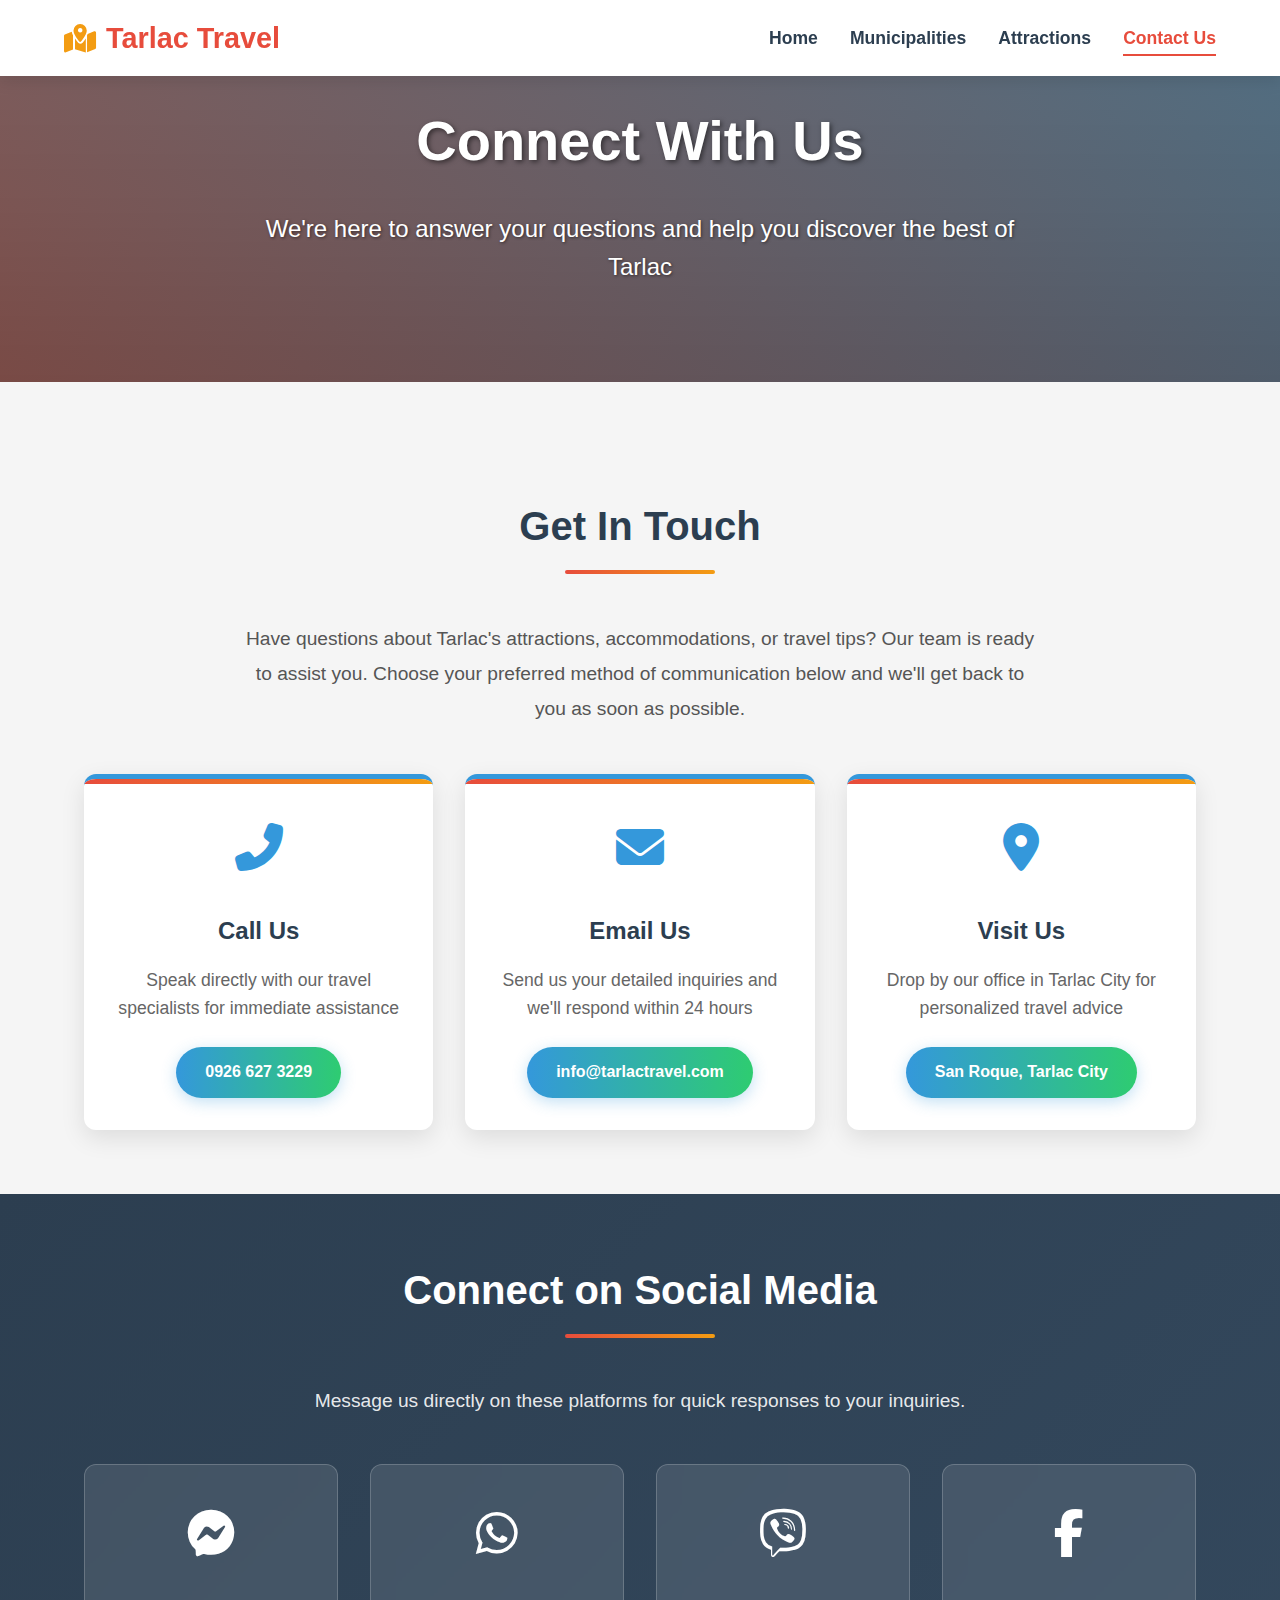
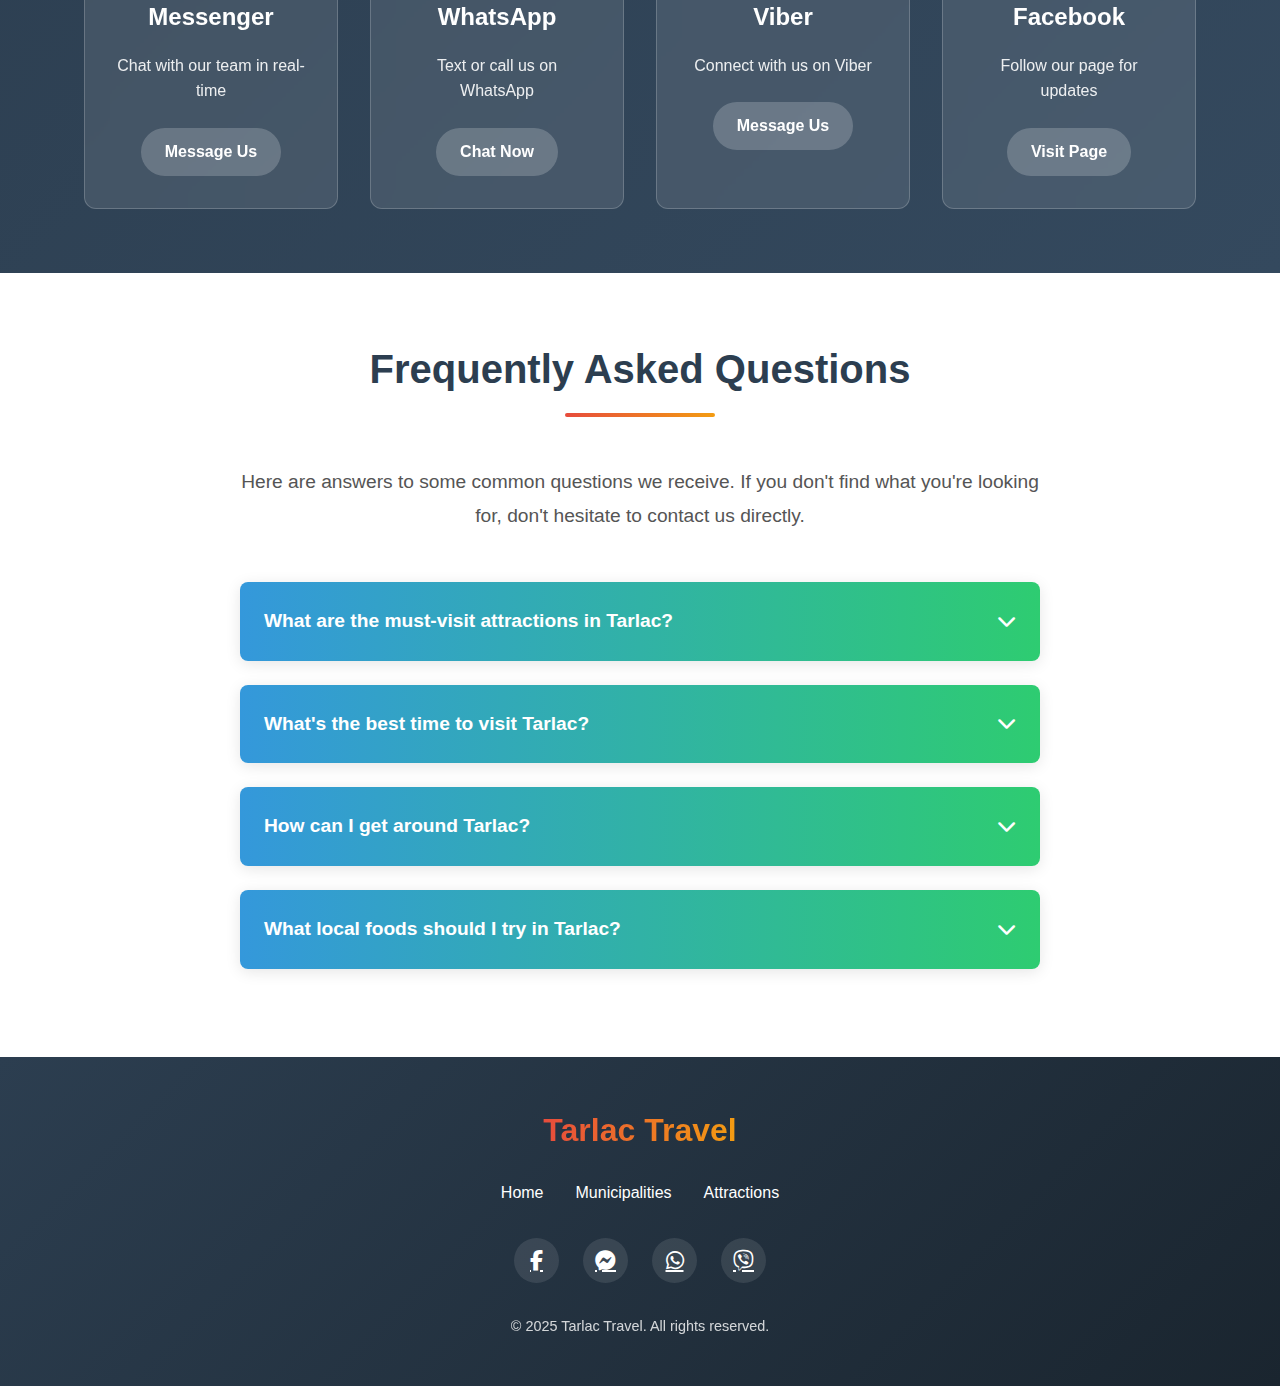
<file: services.html>
<!DOCTYPE html>
<html lang="en">
<head>
    <meta charset="UTF-8">
    <meta name="viewport" content="width=device-width, initial-scale=1.0">
    <title>Contact Us | Tarlac Travel</title>
    <link rel="stylesheet" href="https://cdnjs.cloudflare.com/ajax/libs/font-awesome/6.4.0/css/all.min.css">
    <style>
        /* Base Styles */
        :root {
            --primary: #2c3e50;
            --secondary: #e74c3c;
            --accent: #f39c12;
            --light: #ecf0f1;
            --dark: #2c3e50;
            --text: #34495e;
            --shadow: 0 5px 15px rgba(0, 0, 0, 0.1);
            --transition: all 0.3s ease;
        }
        
        * {
            margin: 0;
            padding: 0;
            box-sizing: border-box;
        }
        
        body {
            font-family: 'Segoe UI', Tahoma, Geneva, Verdana, sans-serif;
            color: var(--text);
            line-height: 1.6;
            background-color: #f5f5f5;
        }
        
        .container {
            width: 90%;
            max-width: 1200px;
            margin: 0 auto;
            padding: 0 20px;
        }
        
        /* Updated Header Styles to match first example */
        header {
            background-color: white;
            box-shadow: var(--shadow);
            position: fixed;
            width: 100%;
            top: 0;
            z-index: 1000;
            transition: var(--transition);
        }
        
        header.scrolled {
            background-color: white;
            box-shadow: 0 5px 20px rgba(0, 0, 0, 0.15);
        }
        
        .header-container {
            display: flex;
            justify-content: space-between;
            align-items: center;
            padding: 15px 0;
        }
        
        .logo {
            font-size: 1.8rem;
            font-weight: 700;
            color: var(--secondary);
            display: flex;
            align-items: center;
        }
        
        .logo i {
            margin-right: 10px;
            color: var(--accent);
        }
        
        /* Updated Navigation Styles with Button Effects */
        nav ul {
            list-style: none;
            display: flex;
        }
        
        nav ul li {
            margin-left: 2rem;
        }
        
        nav ul li a {
            color: var(--dark);
            text-decoration: none;
            font-weight: 600;
            font-size: 1.1rem;
            position: relative;
            transition: var(--transition);
            padding: 0.5rem 0;
        }
        
        nav ul li a:after {
            content: '';
            position: absolute;
            width: 0;
            height: 2px;
            background: var(--secondary);
            bottom: 0;
            left: 0;
            transition: var(--transition);
        }
        
        nav ul li a:hover {
            color: var(--secondary);
        }
        
        nav ul li a:hover:after {
            width: 100%;
        }
        
        nav ul li a.active {
            color: var(--secondary);
        }
        
        nav ul li a.active:after {
            width: 100%;
        }
        
        .mobile-menu {
            display: none;
            font-size: 1.8rem;
            cursor: pointer;
        }

        /* Rest of your existing contact page styles... */
        .page-header {
            background: linear-gradient(rgba(0, 0, 0, 0.6), rgba(0, 0, 0, 0.7)), url('https://images.unsplash.com/photo-1527631746610-bca00a040d60?ixlib=rb-1.2.1&auto=format&fit=crop&w=1920&q=80') center/cover no-repeat;
            color: white;
            padding: 6rem 0;
            text-align: center;
            margin-bottom: 3rem;
            position: relative;
            overflow: hidden;
        }
        
        .page-header::before {
            content: '';
            position: absolute;
            top: 0;
            left: 0;
            width: 100%;
            height: 100%;
            background: linear-gradient(45deg, rgba(231, 76, 60, 0.3), rgba(52, 152, 219, 0.3));
            z-index: 1;
        }
        
        .page-header .container {
            position: relative;
            z-index: 2;
        }
        
        .page-header h1 {
            margin: 0;
            font-size: 3.5rem;
            text-shadow: 2px 2px 5px rgba(0,0,0,0.5);
            animation: fadeInDown 1s ease;
        }
        
        .page-header p {
            font-size: 1.5rem;
            margin: 1.5rem auto 0;
            max-width: 800px;
            text-shadow: 1px 1px 3px rgba(0,0,0,0.5);
            animation: fadeInUp 1s ease;
        }
        
        .contact-section {
            padding: 4rem 0;
        }
        
        .section-title {
            text-align: center;
            margin-bottom: 3rem;
            color: #2c3e50;
            position: relative;
            padding-bottom: 1rem;
            font-size: 2.5rem;
        }
        
        .section-title::after {
            content: '';
            position: absolute;
            bottom: 0;
            left: 50%;
            transform: translateX(-50%);
            width: 150px;
            height: 4px;
            background: linear-gradient(to right, #e74c3c, #f39c12);
            border-radius: 2px;
        }
        
        .contact-intro {
            text-align: center;
            max-width: 800px;
            margin: 0 auto 3rem;
            font-size: 1.2rem;
            color: #555;
            line-height: 1.8;
        }
        
        .contact-grid {
            display: grid;
            grid-template-columns: repeat(auto-fit, minmax(300px, 1fr));
            gap: 2rem;
            margin-top: 2rem;
        }
        
        .contact-card {
            background: white;
            border-radius: 12px;
            padding: 2rem;
            text-align: center;
            transition: all 0.4s ease;
            box-shadow: 0 8px 25px rgba(0,0,0,0.1);
            border-top: 5px solid #3498db;
            position: relative;
            overflow: hidden;
        }
        
        .contact-card:hover {
            transform: translateY(-10px);
            box-shadow: 0 15px 30px rgba(0,0,0,0.15);
        }
        
        .contact-card::before {
            content: '';
            position: absolute;
            top: 0;
            left: 0;
            width: 100%;
            height: 5px;
            background: linear-gradient(to right, #e74c3c, #f39c12);
            transition: all 0.4s ease;
        }
        
        .contact-card:hover::before {
            height: 10px;
        }
        
        .contact-icon {
            font-size: 3rem;
            margin-bottom: 1.5rem;
            color: #3498db;
            transition: all 0.4s ease;
        }
        
        .contact-card:hover .contact-icon {
            transform: scale(1.2);
            color: #e74c3c;
        }
        
        .contact-card h3 {
            color: #2c3e50;
            margin-bottom: 1rem;
            font-size: 1.5rem;
        }
        
        .contact-card p {
            color: #666;
            margin-bottom: 1.5rem;
            font-size: 1.1rem;
        }
        
        .contact-link {
            display: inline-block;
            background: linear-gradient(to right, #3498db, #2ecc71);
            color: white;
            padding: 0.8rem 1.8rem;
            border-radius: 50px;
            text-decoration: none;
            font-weight: 600;
            transition: all 0.3s ease;
            box-shadow: 0 4px 15px rgba(52, 152, 219, 0.3);
        }
        
        .contact-link:hover {
            transform: translateY(-3px);
            box-shadow: 0 8px 20px rgba(52, 152, 219, 0.4);
            background: linear-gradient(to right, #2980b9, #27ae60);
        }
        
        .social-section {
            background: linear-gradient(135deg, #2c3e50, #34495e);
            padding: 4rem 0;
            color: white;
            text-align: center;
        }
        
        .social-grid {
            display: grid;
            grid-template-columns: repeat(auto-fit, minmax(200px, 1fr));
            gap: 2rem;
            margin-top: 3rem;
        }
        
        .social-card {
            background: rgba(255, 255, 255, 0.1);
            backdrop-filter: blur(10px);
            border-radius: 12px;
            padding: 2rem;
            transition: all 0.4s ease;
            border: 1px solid rgba(255, 255, 255, 0.2);
        }
        
        .social-card:hover {
            transform: translateY(-10px);
            background: rgba(255, 255, 255, 0.15);
            box-shadow: 0 10px 30px rgba(0,0,0,0.2);
        }
        
        .social-icon {
            font-size: 3rem;
            margin-bottom: 1.5rem;
            color: white;
            transition: all 0.4s ease;
        }
        
        .social-card:hover .social-icon {
            transform: scale(1.2);
        }
        
        .social-card h3 {
            margin-bottom: 1rem;
            font-size: 1.5rem;
        }
        
        .social-card p {
            margin-bottom: 1.5rem;
            opacity: 0.9;
        }
        
        .social-link {
            display: inline-block;
            background: rgba(255, 255, 255, 0.2);
            color: white;
            padding: 0.7rem 1.5rem;
            border-radius: 50px;
            text-decoration: none;
            font-weight: 600;
            transition: all 0.3s ease;
        }
        
        .social-link:hover {
            background: rgba(255, 255, 255, 0.3);
            transform: translateY(-3px);
        }
        
        .faq-section {
            padding: 4rem 0;
            background: white;
        }
        
        .faq-container {
            max-width: 800px;
            margin: 0 auto;
        }
        
        .faq-item {
            margin-bottom: 1.5rem;
            border-radius: 8px;
            overflow: hidden;
            box-shadow: 0 3px 15px rgba(0,0,0,0.1);
        }
        
        .faq-question {
            background: linear-gradient(to right, #3498db, #2ecc71);
            color: white;
            padding: 1.5rem;
            font-size: 1.2rem;
            font-weight: 600;
            cursor: pointer;
            display: flex;
            justify-content: space-between;
            align-items: center;
        }
        
        .faq-answer {
            padding: 1.5rem;
            background: #f9f9f9;
            display: none;
        }
        
        .faq-answer p {
            color: #555;
            line-height: 1.8;
        }
        
        .faq-item.active .faq-answer {
            display: block;
            animation: fadeIn 0.5s ease;
        }
        
        footer {
            background: linear-gradient(135deg, #2c3e50, #1a252f);
            color: white;
            text-align: center;
            padding: 3rem 0;
        }
        
        .footer-content {
            display: flex;
            flex-direction: column;
            align-items: center;
        }
        
        .footer-logo {
            font-size: 2rem;
            font-weight: 700;
            margin-bottom: 1.5rem;
            background: linear-gradient(to right, #e74c3c, #f39c12);
            background-clip: text;
            -webkit-text-fill-color: transparent;
        }
        
        .footer-links {
            display: flex;
            gap: 2rem;
            margin-bottom: 2rem;
        }
        
        .footer-links a {
            color: white;
            text-decoration: none;
            transition: all 0.3s ease;
        }
        
        .footer-links a:hover {
            color: #f1c40f;
        }
        
        .social-links {
            display: flex;
            justify-content: center;
            gap: 1.5rem;
            margin-bottom: 2rem;
        }
        
        .social-icon-footer {
            display: flex;
            align-items: center;
            justify-content: center;
            width: 45px;
            height: 45px;
            border-radius: 50%;
            background: rgba(255, 255, 255, 0.1);
            color: white;
            font-size: 1.3rem;
            transition: all 0.3s ease;
        }
        
        .social-icon-footer:hover {
            background: #3498db;
            transform: translateY(-5px);
        }
        
        .copyright {
            opacity: 0.8;
            font-size: 0.9rem;
        }
        
        @keyframes fadeInDown {
            from {
                opacity: 0;
                transform: translateY(-30px);
            }
            to {
                opacity: 1;
                transform: translateY(0);
            }
        }
        
        @keyframes fadeInUp {
            from {
                opacity: 0;
                transform: translateY(30px);
            }
            to {
                opacity: 1;
                transform: translateY(0);
            }
        }
        
        @keyframes fadeIn {
            from {
                opacity: 0;
            }
            to {
                opacity: 1;
            }
        }
        
        @media (max-width: 768px) {
            nav ul {
                display: none;
                position: absolute;
                top: 70px;
                left: 0;
                right: 0;
                background: white;
                flex-direction: column;
                padding: 1rem 0;
                text-align: center;
                box-shadow: var(--shadow);
                z-index: 99;
            }
            
            nav ul.show {
                display: flex;
            }
            
            nav ul li {
                margin: 0;
                padding: 0.7rem 0;
            }
            
            .mobile-menu {
                display: block;
            }
            
            .page-header {
                padding: 4rem 0;
            }
            
            .page-header h1 {
                font-size: 2.5rem;
            }
            
            .page-header p {
                font-size: 1.2rem;
            }
            
            .section-title {
                font-size: 2rem;
            }
        }
        
        @media (max-width: 576px) {
            .page-header h1 {
                font-size: 2rem;
            }
            
            .page-header p {
                font-size: 1rem;
            }
            
            .contact-grid, .social-grid {
                grid-template-columns: 1fr;
            }
            
            .footer-links {
                flex-direction: column;
                gap: 1rem;
            }
        }
    </style>
</head>
<body>
    <header id="header">
        <div class="container header-container">
            <h1 class="logo"><i class="fas fa-map-marked-alt"></i>Tarlac Travel</h1>
            <nav id="nav">
                <ul>
                    <li><a href="index.html">Home</a></li>
                    <li><a href="cities.html">Municipalities</a></li>
                    <li><a href="attractions.html">Attractions</a></li>
                    <li><a href="services.html" class="active">Contact Us</a></li>
                </ul>
            </nav>
            <div class="mobile-menu" id="mobileMenu">☰</div>
        </div>
    </header>

    <main>
        <section class="page-header">
            <div class="container">
                <h1>Connect With Us</h1>
                <p>We're here to answer your questions and help you discover the best of Tarlac</p>
            </div>
        </section>

        <section class="contact-section">
            <div class="container">
                <h2 class="section-title">Get In Touch</h2>
                <p class="contact-intro">
                    Have questions about Tarlac's attractions, accommodations, or travel tips? Our team is ready to assist you. 
                    Choose your preferred method of communication below and we'll get back to you as soon as possible.
                </p>
                
                <div class="contact-grid">
                    <div class="contact-card">
                        <div class="contact-icon">
                            <i class="fas fa-phone-alt"></i>
                        </div>
                        <h3>Call Us</h3>
                        <p>Speak directly with our travel specialists for immediate assistance</p>
                        <a href="tel:+639266273229" class="contact-link">0926 627 3229</a>
                    </div>
                    
                    <div class="contact-card">
                        <div class="contact-icon">
                            <i class="fas fa-envelope"></i>
                        </div>
                        <h3>Email Us</h3>
                        <p>Send us your detailed inquiries and we'll respond within 24 hours</p>
                        <a href="mailto:info@tarlactravel.com" class="contact-link">info@tarlactravel.com</a>
                    </div>
                    
                    <div class="contact-card">
                        <div class="contact-icon">
                            <i class="fas fa-map-marker-alt"></i>
                        </div>
                        <h3>Visit Us</h3>
                        <p>Drop by our office in Tarlac City for personalized travel advice</p>
                        <a href="https://maps.google.com/?q=Tarlac+Travel+Office" target="_blank" class="contact-link">San Roque, Tarlac City</a>
                    </div>
                </div>
            </div>
        </section>

        <section class="social-section">
            <div class="container">
                <h2 class="section-title" style="color: white;">Connect on Social Media</h2>
                <p style="text-align: center; max-width: 800px; margin: 0 auto 2rem; color: rgba(255,255,255,0.9); font-size: 1.2rem;">
                    Message us directly on these platforms for quick responses to your inquiries.
                </p>
                
                <div class="social-grid">
                    <div class="social-card">
                        <div class="social-icon">
                            <i class="fab fa-facebook-messenger"></i>
                        </div>
                        <h3>Messenger</h3>
                        <p>Chat with our team in real-time</p>
                        <a href="https://m.me/tarlactravel" target="_blank" class="social-link">Message Us</a>
                    </div>
                    
                    <div class="social-card">
                        <div class="social-icon">
                            <i class="fab fa-whatsapp"></i>
                        </div>
                        <h3>WhatsApp</h3>
                        <p>Text or call us on WhatsApp</p>
                        <a href="https://wa.me/639266273229" target="_blank" class="social-link">Chat Now</a>
                    </div>
                    
                    <div class="social-card">
                        <div class="social-icon">
                            <i class="fab fa-viber"></i>
                        </div>
                        <h3>Viber</h3>
                        <p>Connect with us on Viber</p>
                        <a href="viber://add?number=639266273229" class="social-link">Message Us</a>
                    </div>
                    
                    <div class="social-card">
                        <div class="social-icon">
                            <i class="fab fa-facebook-f"></i>
                        </div>
                        <h3>Facebook</h3>
                        <p>Follow our page for updates</p>
                        <a href="https://facebook.com/tarlactravel" target="_blank" class="social-link">Visit Page</a>
                    </div>
                </div>
            </div>
        </section>

        <section class="faq-section">
            <div class="container">
                <h2 class="section-title">Frequently Asked Questions</h2>
                <p class="contact-intro">
                    Here are answers to some common questions we receive. If you don't find what you're looking for, 
                    don't hesitate to contact us directly.
                </p>
                
                <div class="faq-container">
                    <div class="faq-item">
                        <div class="faq-question">
                            What are the must-visit attractions in Tarlac?
                            <i class="fas fa-chevron-down"></i>
                        </div>
                        <div class="faq-answer">
                            <p>Tarlac offers diverse attractions including Canding Falls for a refreshing natural retreat, Monasterio de Tarlac for spiritual journeys, Isdaan Floating Restaurant for unique dining, and Tarlac Recreational Park for family fun. Each municipality also has its own hidden gems worth exploring.</p>
                        </div>
                    </div>
                    
                    <div class="faq-item">
                        <div class="faq-question">
                            What's the best time to visit Tarlac?
                            <i class="fas fa-chevron-down"></i>
                        </div>
                        <div class="faq-answer">
                            <p>The dry season from November to April is ideal for outdoor activities. However, visiting during festivals like the Malatarlak Festival in January or Chicharon Iniruban Festival in October offers unique cultural experiences.</p>
                        </div>
                    </div>
                    
                    <div class="faq-item">
                        <div class="faq-question">
                            How can I get around Tarlac?
                            <i class="fas fa-chevron-down"></i>
                        </div>
                        <div class="faq-answer">
                            <p>Jeepneys and tricycles are common for short distances. For more comfort, you can rent vans or cars. Some attractions offer shuttle services. We can help arrange transportation based on your itinerary.</p>
                        </div>
                    </div>
                    
                    <div class="faq-item">
                        <div class="faq-question">
                            What local foods should I try in Tarlac?
                            <i class="fas fa-chevron-down"></i>
                        </div>
                        <div class="faq-answer">
                            <p>Don't miss Tarlac's famous iniruban (sticky rice with coconut), chicharon (pork rinds), and bangus (milkfish) dishes. Each town has its specialty - ask us for recommendations based on your travel route!</p>
                        </div>
                    </div>
                </div>
            </div>
        </section>
    </main>

    <footer>
        <div class="container">
            <div class="footer-content">
                <div class="footer-logo">Tarlac Travel</div>
                
                <div class="footer-links">
                    <a href="index.html">Home</a>
                    <a href="cities.html">Municipalities</a>
                    <a href="attractions.html">Attractions</a>
                </div>
                
                <div class="social-links">
                    <a href="https://facebook.com/tarlactravel" class="social-icon-footer"><i class="fab fa-facebook-f"></i></a>
                    <a href="https://m.me/tarlactravel" class="social-icon-footer"><i class="fab fa-facebook-messenger"></i></a>
                    <a href="https://wa.me/639266273229" class="social-icon-footer"><i class="fab fa-whatsapp"></i></a>
                    <a href="viber://add?number=639266273229" class="social-icon-footer"><i class="fab fa-viber"></i></a>
                </div>
                
                <p class="copyright">&copy; 2025 Tarlac Travel. All rights reserved.</p>
            </div>
        </div>
    </footer>

    <script>
        // Mobile Menu Toggle - Updated to match first example
        const mobileMenuBtn = document.getElementById('mobileMenu');
        const navMenu = document.getElementById('nav').querySelector('ul');
        
        mobileMenuBtn.addEventListener('click', function() {
            navMenu.classList.toggle('show');
            mobileMenuBtn.textContent = navMenu.classList.contains('show') ? '✕' : '☰';
        });
        
        // Header Scroll Effect
        const header = document.getElementById('header');
        window.addEventListener('scroll', () => {
            if (window.scrollY > 100) {
                header.classList.add('scrolled');
            } else {
                header.classList.remove('scrolled');
            }
        });

        // FAQ accordion functionality
        const faqItems = document.querySelectorAll('.faq-item');
        
        faqItems.forEach(item => {
            const question = item.querySelector('.faq-question');
            
            question.addEventListener('click', () => {
                // Close all other items
                faqItems.forEach(otherItem => {
                    if (otherItem !== item && otherItem.classList.contains('active')) {
                        otherItem.classList.remove('active');
                    }
                });
                
                // Toggle current item
                item.classList.toggle('active');
            });
        });

        // Smooth scrolling with offset for fixed header
        document.querySelectorAll('a[href^="#"]').forEach(anchor => {
            anchor.addEventListener('click', function(e) {
                if (this.getAttribute('href').startsWith('#')) {
                    e.preventDefault();
                    
                    const targetId = this.getAttribute('href');
                    
                    if (targetId === '#top') {
                        window.scrollTo({
                            top: 0,
                            behavior: 'smooth'
                        });
                    } else {
                        const targetElement = document.querySelector(targetId);
                        if (targetElement) {
                            const headerHeight = document.querySelector('header').offsetHeight;
                            const targetPosition = targetElement.getBoundingClientRect().top + window.pageYOffset - headerHeight;
                            
                            window.scrollTo({
                                top: targetPosition,
                                behavior: 'smooth'
                            });
                        }
                    }
                    
                    // Close mobile menu if open
                    if (navMenu.classList.contains('show')) {
                        navMenu.classList.remove('show');
                        mobileMenuBtn.textContent = '☰';
                    }
                }
            });
        });
    </script>
</body>
</html>
</file>
